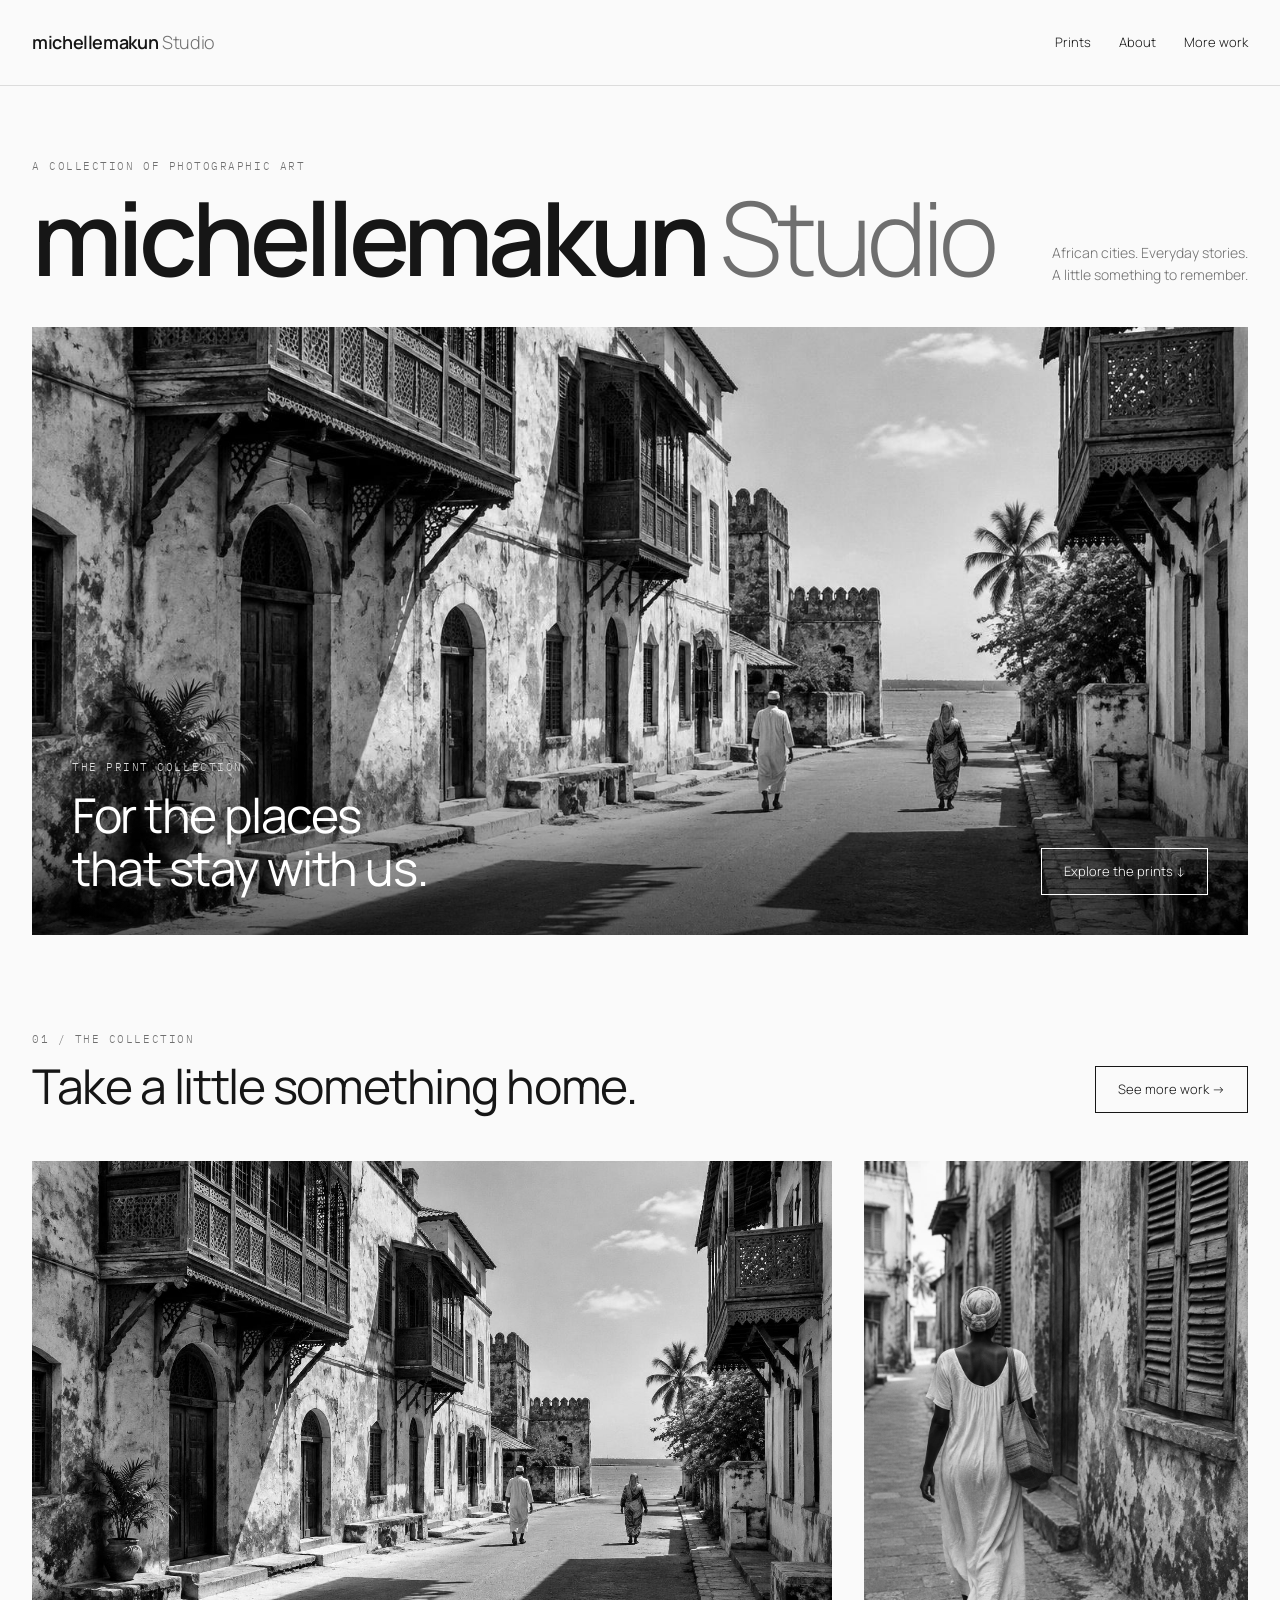
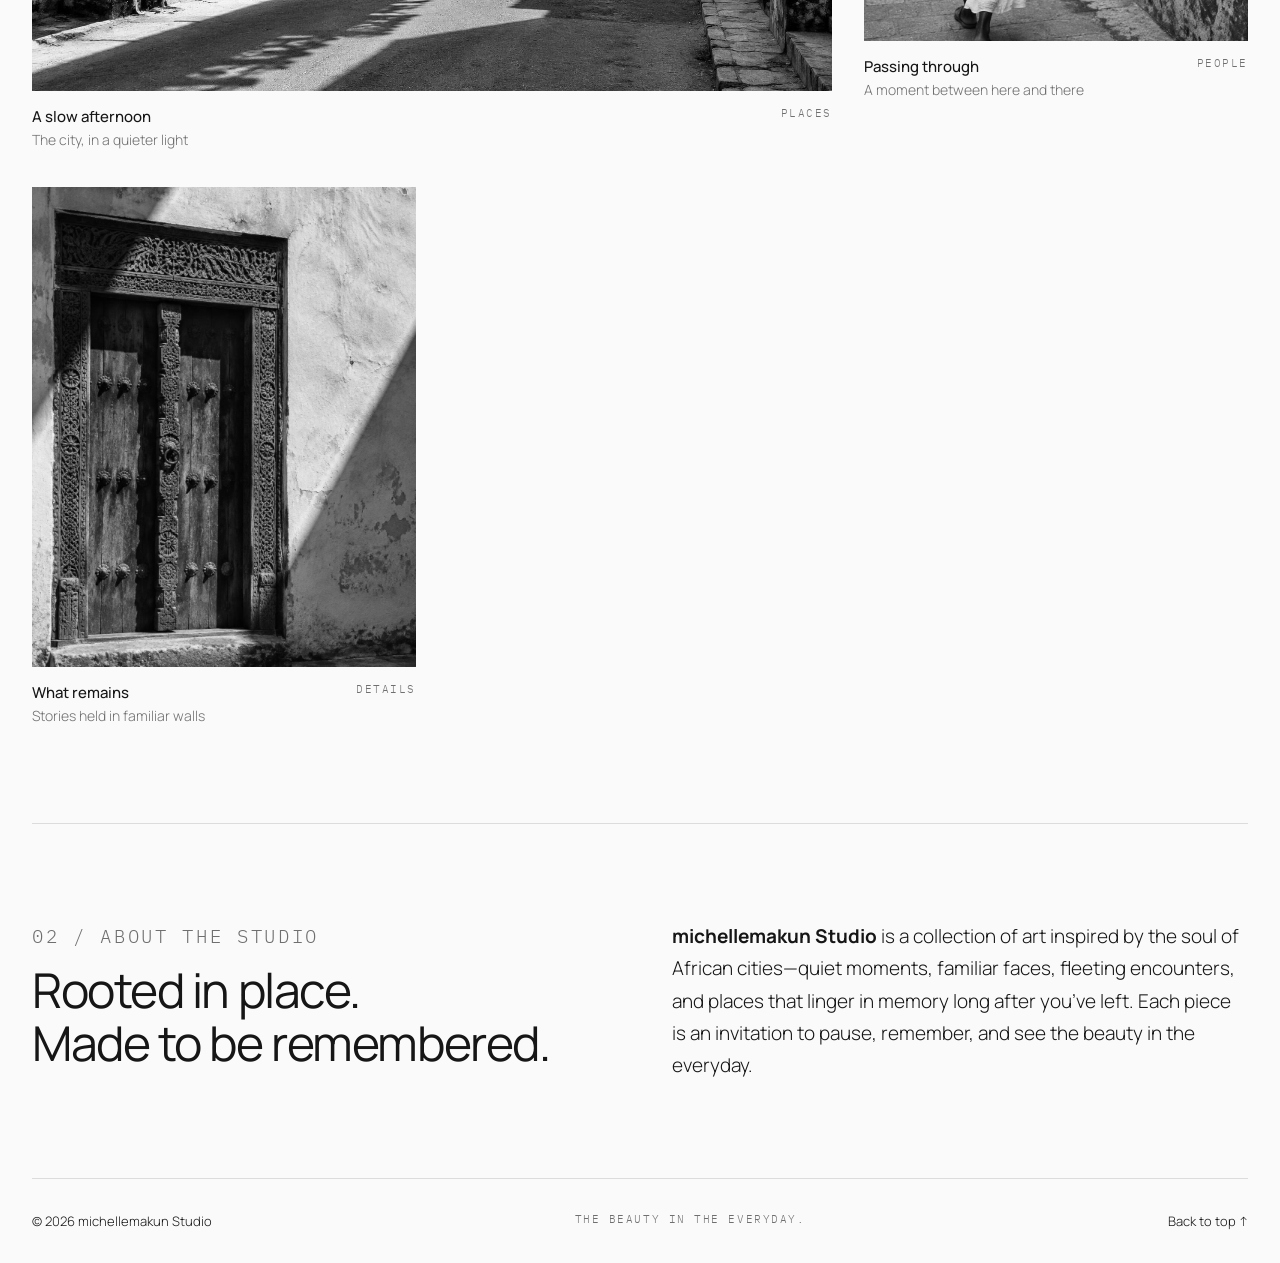
<file: site/index.html>
<!DOCTYPE html>
<html lang="en">
<head>
  <meta charset="UTF-8">
  <meta name="viewport" content="width=device-width, initial-scale=1.0">
  <title>Art Prints — michellemakun Studio</title>
  <meta name="description" content="A collection of art inspired by the soul of African cities.">
  <link rel="preconnect" href="https://fonts.googleapis.com">
  <link href="https://fonts.googleapis.com/css2?family=Manrope:wght@300;400;500;600&family=IBM+Plex+Mono&display=swap" rel="stylesheet">
  <link rel="stylesheet" href="styles.css">
</head>
<body id="top">
  <header class="nav">
    <a href="index.html" class="wordmark">michellemakun <span>Studio</span></a>
    <ul>
      <li><a href="#prints">Prints</a></li>
      <li><a href="#about">About</a></li>
      <li><a href="more-work.html">More work</a></li>
    </ul>
  </header>

  <main class="wrap">
    <div class="intro">
      <div>
        <p class="eyebrow">A collection of photographic art</p>
        <h1>michellemakun <span>Studio</span></h1>
      </div>
      <p class="note">African cities. Everyday stories.<br>A little something to remember.</p>
    </div>

    <div class="cover">
      <img src="images/city.jpg" alt="Black-and-white street scene with balconies and people walking">
      <div class="cover-caption">
        <div>
          <p class="eyebrow">The print collection</p>
          <h2>For the places<br>that stay with us.</h2>
        </div>
        <a class="btn" href="#prints">Explore the prints ↓</a>
      </div>
    </div>

    <section class="block" id="prints">
      <div class="heading">
        <div>
          <p class="eyebrow">01 / The collection</p>
          <h2>Take a little something home.</h2>
        </div>
        <a class="btn" href="more-work.html">See more work →</a>
      </div>
      <div class="grid">
        <article class="wide">
          <div class="art"><img src="images/city.jpg" alt="A slow afternoon"></div>
          <div class="caption"><div><h3>A slow afternoon</h3><p>The city, in a quieter light</p></div><span class="eyebrow">Places</span></div>
        </article>
        <article>
          <div class="art"><img src="images/encounter.jpg" alt="Passing through"></div>
          <div class="caption"><div><h3>Passing through</h3><p>A moment between here and there</p></div><span class="eyebrow">People</span></div>
        </article>
        <article>
          <div class="art"><img src="images/door.jpg" alt="What remains"></div>
          <div class="caption"><div><h3>What remains</h3><p>Stories held in familiar walls</p></div><span class="eyebrow">Details</span></div>
        </article>
      </div>
    </section>

    <section class="block about" id="about">
      <div>
        <p class="eyebrow">02 / About the studio</p>
        <h2>Rooted in place.<br>Made to be remembered.</h2>
      </div>
      <p><strong>michellemakun Studio</strong> is a collection of art inspired by the soul of African cities—quiet moments, familiar faces, fleeting encounters, and places that linger in memory long after you’ve left. Each piece is an invitation to pause, remember, and see the beauty in the everyday.</p>
    </section>
  </main>

  <footer>
    <p>© 2026 michellemakun Studio</p>
    <p class="eyebrow">The beauty in the everyday.</p>
    <a href="#top">Back to top ↑</a>
  </footer>
</body>
</html>
</file>
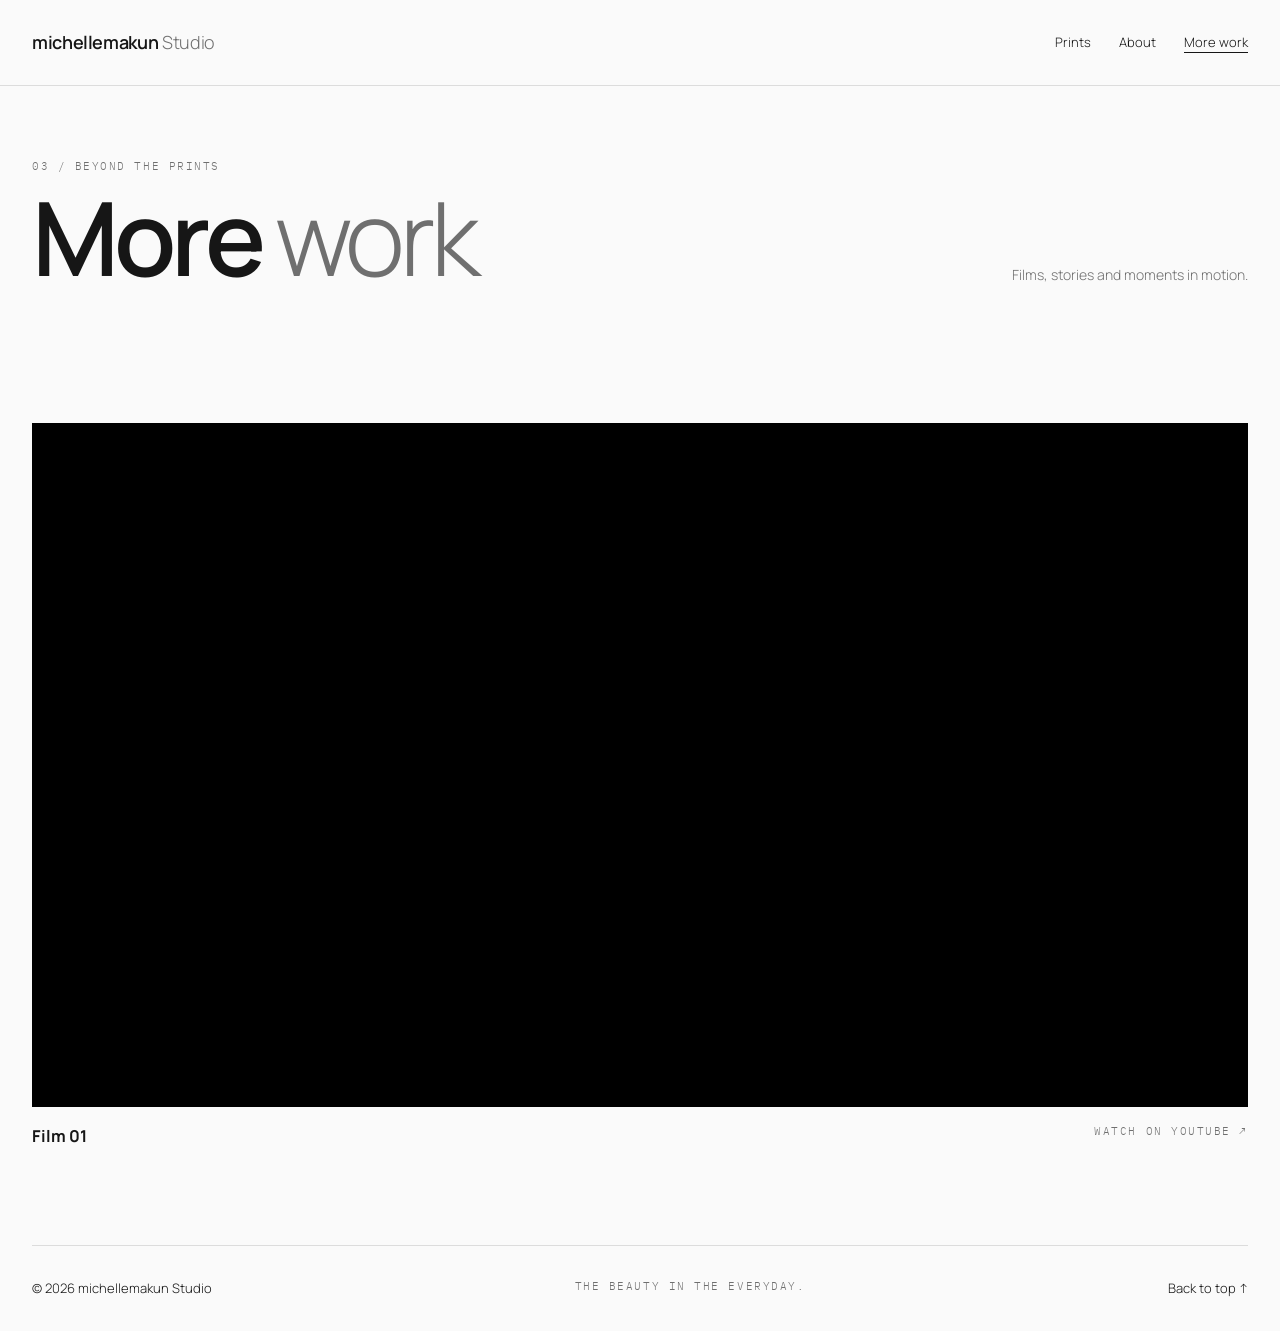
<file: site/more-work.html>
<!DOCTYPE html>
<html lang="en">
<head>
  <meta charset="UTF-8">
  <meta name="viewport" content="width=device-width, initial-scale=1.0">
  <title>More Work — michellemakun Studio</title>
  <meta name="description" content="Films and moving work from michellemakun Studio.">
  <link rel="preconnect" href="https://fonts.googleapis.com">
  <link href="https://fonts.googleapis.com/css2?family=Manrope:wght@300;400;500;600&family=IBM+Plex+Mono&display=swap" rel="stylesheet">
  <link rel="stylesheet" href="styles.css">
</head>
<body id="top">
  <header class="nav">
    <a href="index.html" class="wordmark">michellemakun <span>Studio</span></a>
    <ul>
      <li><a href="index.html#prints">Prints</a></li>
      <li><a href="index.html#about">About</a></li>
      <li><a href="more-work.html" class="active">More work</a></li>
    </ul>
  </header>

  <main class="wrap">
    <div class="intro">
      <div>
        <p class="eyebrow">03 / Beyond the prints</p>
        <h1>More <span>work</span></h1>
      </div>
      <p class="note">Films, stories and moments in motion.</p>
    </div>

    <section class="block">
      <!-- To add another video: copy this <article> and change the video ID after /embed/ -->
      <article>
        <div class="video">
          <iframe src="https://www.youtube.com/embed/jSTG4_67OOc" title="michellemakun Studio film" allow="accelerometer; autoplay; clipboard-write; encrypted-media; gyroscope; picture-in-picture" allowfullscreen></iframe>
        </div>
        <div class="video-caption">
          <h3>Film 01</h3>
          <a class="eyebrow" href="https://youtu.be/jSTG4_67OOc" target="_blank" rel="noopener">Watch on YouTube ↗</a>
        </div>
      </article>
    </section>
  </main>

  <footer>
    <p>© 2026 michellemakun Studio</p>
    <p class="eyebrow">The beauty in the everyday.</p>
    <a href="#top">Back to top ↑</a>
  </footer>
</body>
</html>
</file>
<file: site/styles.css>
/* michellemakun Studio — black & white */
:root { --bg: #fafafa; --fg: #161616; --muted: #6f6f6f; --line: #dcdcdc; }
* { box-sizing: border-box; margin: 0; padding: 0; }
body { background: var(--bg); color: var(--fg); font-family: "Manrope", sans-serif; font-weight: 300; line-height: 1.6; }
img { display: block; width: 100%; height: 100%; object-fit: cover; filter: grayscale(1); }
a { color: inherit; text-decoration: none; }
.eyebrow { font-family: "IBM Plex Mono", monospace; font-size: 11px; letter-spacing: .14em; text-transform: uppercase; color: var(--muted); }
.wrap { max-width: 1280px; margin: 0 auto; padding: 0 32px; }

/* Nav */
.nav { display: flex; justify-content: space-between; align-items: center; padding: 28px 32px; border-bottom: 1px solid var(--line); max-width: 1280px; margin: 0 auto; }
.wordmark { font-weight: 600; letter-spacing: -.02em; font-size: 18px; }
.wordmark span, h1 span { font-weight: 300; color: var(--muted); }
.nav ul { display: flex; gap: 28px; list-style: none; font-size: 13px; }
.nav a:hover, .nav a.active { text-decoration: underline; text-underline-offset: 5px; }

/* Intro */
.intro { display: flex; justify-content: space-between; align-items: end; gap: 32px; padding: 72px 0 40px; }
h1 { font-size: clamp(44px, 8vw, 112px); font-weight: 600; letter-spacing: -.05em; line-height: .95; margin-top: 14px; }
h2 { font-size: clamp(28px, 4vw, 48px); font-weight: 400; letter-spacing: -.03em; line-height: 1.1; margin-top: 12px; }
.intro p.note { max-width: 260px; color: var(--muted); font-size: 14px; text-align: right; }

/* Cover */
.cover { position: relative; aspect-ratio: 16 / 8; overflow: hidden; }
.cover-caption { position: absolute; inset: auto 0 0 0; display: flex; justify-content: space-between; align-items: end; padding: 40px; color: #fff; background: linear-gradient(transparent, rgba(0,0,0,.6)); }
.cover-caption .eyebrow { color: #ddd; }
.btn { display: inline-block; border: 1px solid currentColor; padding: 12px 22px; font-size: 13px; transition: .2s; }
.btn:hover { background: var(--fg); color: var(--bg); border-color: var(--fg); }

/* Sections */
section.block { padding: 96px 0; border-bottom: 1px solid var(--line); }
.heading { display: flex; justify-content: space-between; align-items: end; gap: 24px; margin-bottom: 48px; flex-wrap: wrap; }

/* Print grid */
.grid { display: grid; grid-template-columns: repeat(3, 1fr); gap: 32px; }
.grid .wide { grid-column: span 2; }
.art { aspect-ratio: 4 / 5; overflow: hidden; background: #eee; }
.wide .art { aspect-ratio: auto; height: calc(100% - 64px); }
.art img { transition: transform .6s; }
.art:hover img { transform: scale(1.03); }
.caption { display: flex; justify-content: space-between; padding-top: 14px; font-size: 14px; }
.caption h3 { font-weight: 500; font-size: 15px; }
.caption p { color: var(--muted); }

/* About */
.about { display: grid; grid-template-columns: 1fr 1fr; gap: 64px; }
.about p { font-size: 19px; line-height: 1.7; }

/* Videos */
.video { aspect-ratio: 16 / 9; width: 100%; background: #000; }
.video iframe { width: 100%; height: 100%; border: 0; display: block; }
.video-caption { display: flex; justify-content: space-between; padding-top: 16px; font-size: 14px; }

/* Footer */
footer { display: flex; justify-content: space-between; padding: 32px; font-size: 13px; max-width: 1280px; margin: 0 auto; }

@media (max-width: 800px) {
  .nav, .wrap, footer { padding-left: 20px; padding-right: 20px; }
  .intro, .about { display: block; }
  .intro p.note { text-align: left; margin-top: 20px; }
  .about p { margin-top: 24px; }
  .grid { grid-template-columns: 1fr; }
  .grid .wide { grid-column: auto; }
  .wide .art { height: auto; aspect-ratio: 3 / 2; }
  .cover { aspect-ratio: 4 / 5; }
  .cover-caption { flex-direction: column; align-items: start; gap: 20px; padding: 24px; }
  footer { flex-direction: column; gap: 8px; }
}
</file>
